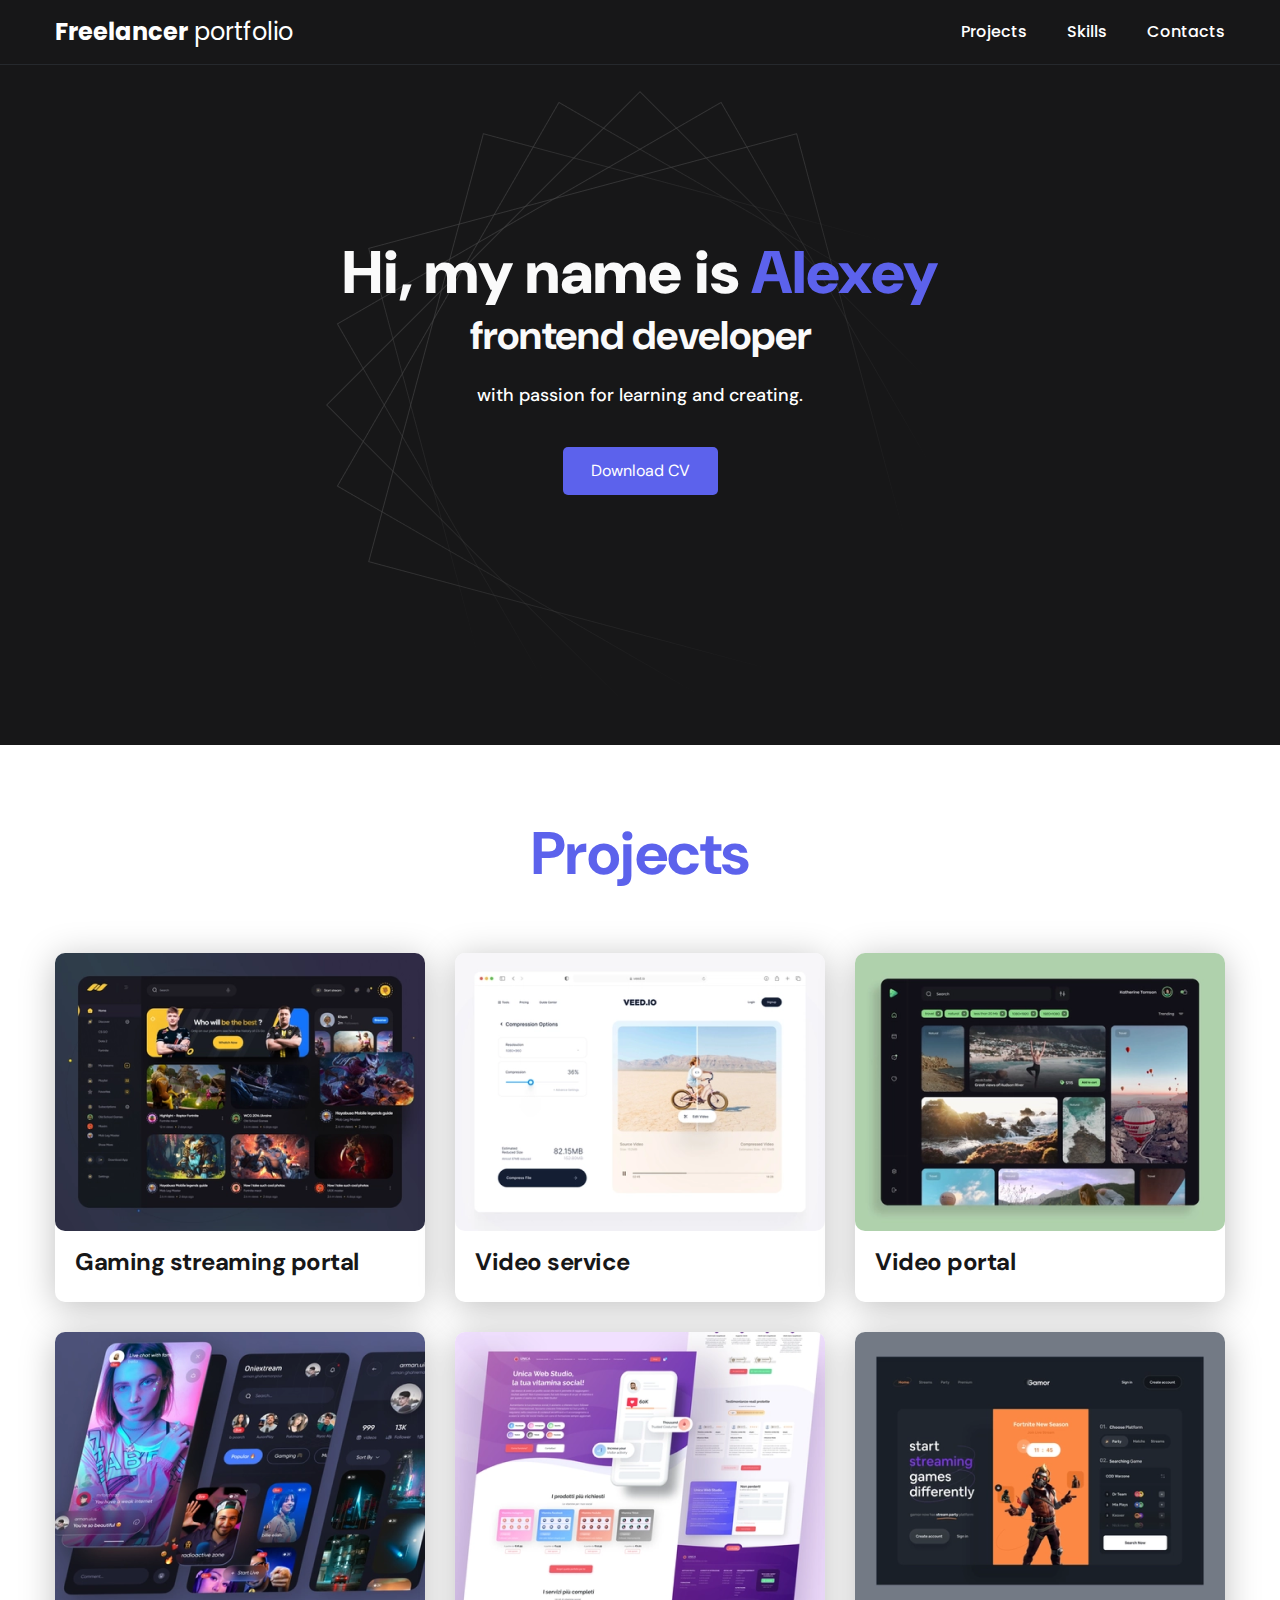
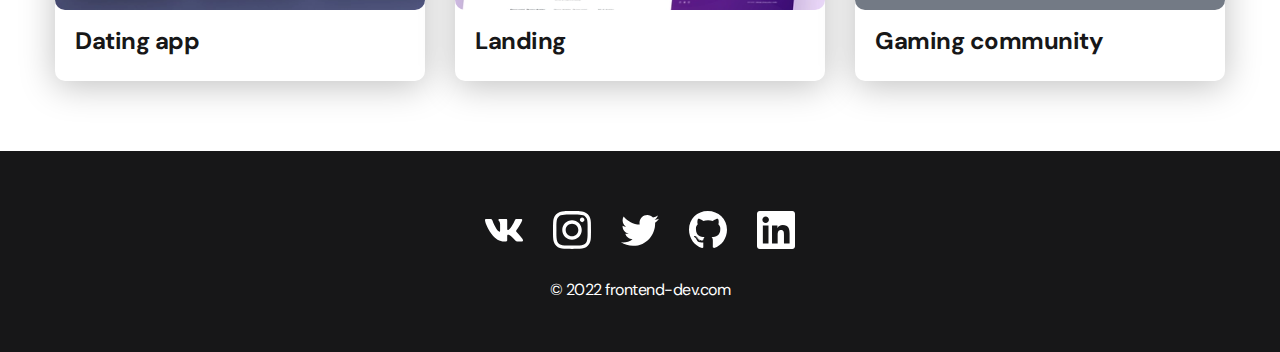
<file: index.html>
<!DOCTYPE html>
<html lang="en">
    <head>
        <meta charset="UTF-8" />
        <meta http-equiv="X-UA-Compatible" content="IE=edge" />
        <meta name="viewport" content="width=device-width, initial-scale=1.0" />
        <link rel="stylesheet" href="css/style.min.css?_v=20230914011249" />
        <link rel="preconnect" href="https://fonts.googleapis.com" />
        <link rel="preconnect" href="https://fonts.gstatic.com" crossorigin />
        <link
            href="https://fonts.googleapis.com/css2?family=DM+Sans:wght@400;500;700&family=Poppins:wght@400;500;700&display=swap&_v=20230914011249"
            rel="stylesheet"
        />
        <title>Главная</title>
    </head>

    <body>
        <nav class="nav">
            <div class="container">
                <div class="nav-row">
                    <a class="nav-logo" href="index.html"
                        ><strong>Freelancer</strong> portfolio</a
                    >
                    <ul class="nav-list">
                        <li class="nav-list__item">
                            <a class="nav-list__link nav-list__link" href="#"
                                >Projects</a
                            >
                        </li>
                        <li class="nav-list__item">
                            <a class="nav-list__link nav-list__link" href="#"
                                >Skills</a
                            >
                        </li>
                        <li class="nav-list__item">
                            <a class="nav-list__link nav-list__link" href="#"
                                >Contacts</a
                            >
                        </li>
                    </ul>
                </div>
            </div>
        </nav>

        <header class="header">
            <div class="header__wrapper">
                <h1 class="header__title">
                    <strong>Hi, my name is <span>Alexey</span></strong
                    ><br />
                    frontend developer
                </h1>
                <p class="header__subtitle">
                    with passion for learning and creating.
                </p>
                <a href="#" class="header__button">Download CV</a>
            </div>
        </header>

        <div class="project">
            <div class="container">
                <h1 class="project__title">Projects</h1>
                <ul class="project__list">
                    <li class="project__list-item">
                        <a class="" href="">
                            <img
                                src="img\gaming_img.png"
                                alt=""
                                class="project__img"
                            />
                            <h3 class="project__subtitle">
                                Gaming streaming portal
                            </h3>
                        </a>
                    </li>
                    <li class="project__list-item">
                        <a
                            class="project__list-item--link"
                            href="Projects.html"
                        >
                            <img
                                src="img/videoservices_img.png"
                                alt=""
                                class="project__img"
                            />
                            <h3 class="project__subtitle">Video service</h3>
                        </a>
                    </li>
                    <li class="project__list-item">
                        <a class="project__list-item--link" href="">
                            <img
                                src="img/videoportal_img.png"
                                alt=""
                                class="project__img"
                            />
                            <h3 class="project__subtitle">Video portal</h3>
                        </a>
                    </li>
                    <li class="project__list-item">
                        <a class="project__list-item--link" href="">
                            <img
                                src="img/dating_img.png"
                                alt=""
                                class="project__img"
                            />
                            <h3 class="project__subtitle">Dating app</h3>
                        </a>
                    </li>
                    <li class="project__list-item">
                        <a class="project__list-item--link" href="">
                            <img
                                src="img/landing_img.png"
                                alt=""
                                class="project__img"
                            />
                            <h3 class="project__subtitle">Landing</h3>
                        </a>
                    </li>
                    <li class="project__list-item">
                        <a class="project__list-item--link" href="">
                            <img
                                src="img/gamingcom_img.png"
                                alt=""
                                class="project__img"
                            />
                            <h3 class="project__subtitle">Gaming community</h3>
                        </a>
                    </li>
                </ul>
            </div>
        </div>

        <footer class="footer">
            <div class="container">
                <ul class="footer__icons">
                    <li class="footer__icons-item">
                        <svg
                            width="38"
                            height="23"
                            viewBox="0 0 38 23"
                            fill="none"
                            xmlns="http://www.w3.org/2000/svg"
                        >
                            <path
                                d="M37.134 1.53079C37.395 0.648998 37.134 0 35.8783 0H31.7233C30.6651 0 30.1784 0.557291 29.9174 1.17807C29.9174 1.17807 27.8011 6.33478 24.8101 9.67853C23.8436 10.645 23.3992 10.9554 22.8701 10.9554C22.6091 10.9554 22.207 10.645 22.207 9.76318V1.53079C22.207 0.472639 21.9107 0 21.036 0H14.5037C13.8406 0 13.4455 0.493803 13.4455 0.952334C13.4455 1.95405 14.9411 2.18684 15.0963 5.00857V11.1317C15.0963 12.472 14.8564 12.7189 14.3273 12.7189C12.9165 12.7189 9.48806 7.54107 7.45642 1.61544C7.04727 0.465586 6.64517 0 5.57997 0H1.42497C0.239847 0 0 0.557291 0 1.17807C0 2.27855 1.41086 7.74565 6.56757 14.9693C10.003 19.9002 14.8423 22.5738 19.2442 22.5738C21.8896 22.5738 22.2141 21.9813 22.2141 20.9584C22.2141 16.2461 21.9742 15.8017 23.3004 15.8017C23.9142 15.8017 24.9723 16.1121 27.4413 18.4894C30.263 21.3111 30.7286 22.5738 32.3088 22.5738H36.4638C37.6489 22.5738 38.2485 21.9813 37.9029 20.8103C37.1128 18.3483 31.7727 13.2833 31.5328 12.9447C30.9191 12.1546 31.0955 11.8019 31.5328 11.0965C31.5399 11.0894 36.6119 3.95042 37.134 1.53079Z"
                                fill="white"
                            />
                        </svg>
                    </li>
                    <li class="footer__icons-item">
                        <svg
                            width="38"
                            height="38"
                            viewBox="0 0 38 38"
                            fill="none"
                            xmlns="http://www.w3.org/2000/svg"
                        >
                            <path
                                d="M19.0042 9.25521C13.6126 9.25521 9.26369 13.6041 9.26369 18.9958C9.26369 24.3874 13.6126 28.7363 19.0042 28.7363C24.3959 28.7363 28.7448 24.3874 28.7448 18.9958C28.7448 13.6041 24.3959 9.25521 19.0042 9.25521ZM19.0042 25.3284C15.52 25.3284 12.6716 22.4885 12.6716 18.9958C12.6716 15.5031 15.5115 12.6631 19.0042 12.6631C22.4969 12.6631 25.3369 15.5031 25.3369 18.9958C25.3369 22.4885 22.4885 25.3284 19.0042 25.3284ZM31.4152 8.85678C31.4152 10.1199 30.3979 11.1287 29.1432 11.1287C27.8801 11.1287 26.8713 10.1114 26.8713 8.85678C26.8713 7.60212 27.8886 6.58483 29.1432 6.58483C30.3979 6.58483 31.4152 7.60212 31.4152 8.85678ZM37.8665 11.1626C37.7224 8.11924 37.0272 5.42342 34.7977 3.20234C32.5766 0.98126 29.8808 0.286113 26.8374 0.133519C23.7007 -0.0445064 14.2993 -0.0445064 11.1626 0.133519C8.12772 0.277635 5.4319 0.972783 3.20234 3.19387C0.972783 5.41495 0.286113 8.11076 0.133519 11.1542C-0.0445064 14.2908 -0.0445064 23.6922 0.133519 26.8289C0.277635 29.8723 0.972783 32.5681 3.20234 34.7892C5.4319 37.0103 8.11924 37.7054 11.1626 37.858C14.2993 38.036 23.7007 38.036 26.8374 37.858C29.8808 37.7139 32.5766 37.0187 34.7977 34.7892C37.0187 32.5681 37.7139 29.8723 37.8665 26.8289C38.0445 23.6922 38.0445 14.2993 37.8665 11.1626ZM33.8143 30.1944C33.153 31.856 31.873 33.1361 30.2029 33.8058C27.7021 34.7977 21.7679 34.5688 19.0042 34.5688C16.2406 34.5688 10.2979 34.7892 7.80558 33.8058C6.144 33.1446 4.86392 31.8645 4.1942 30.1944C3.20234 27.6936 3.43123 21.7594 3.43123 18.9958C3.43123 16.2321 3.21082 10.2895 4.1942 7.7971C4.85544 6.13553 6.13553 4.85544 7.80558 4.18572C10.3064 3.19386 16.2406 3.42275 19.0042 3.42275C21.7679 3.42275 27.7105 3.20234 30.2029 4.18572C31.8645 4.84696 33.1446 6.12705 33.8143 7.7971C34.8061 10.2979 34.5772 16.2321 34.5772 18.9958C34.5772 21.7594 34.8061 27.7021 33.8143 30.1944Z"
                                fill="white"
                            />
                        </svg>
                    </li>
                    <li class="footer__icons-item">
                        <svg
                            width="38"
                            height="31"
                            viewBox="0 0 38 31"
                            fill="none"
                            xmlns="http://www.w3.org/2000/svg"
                        >
                            <path
                                d="M34.094 7.69162C34.1181 8.02917 34.1181 8.36679 34.1181 8.70434C34.1181 19 26.2819 30.863 11.9594 30.863C7.54696 30.863 3.44799 29.585 0 27.3669C0.626928 27.4392 1.22966 27.4633 1.88071 27.4633C5.52153 27.4633 8.87311 26.2336 11.5495 24.1359C8.12565 24.0635 5.25634 21.8211 4.26774 18.7348C4.75002 18.8071 5.23222 18.8553 5.73862 18.8553C6.43783 18.8553 7.13713 18.7589 7.7881 18.5902C4.21957 17.8668 1.54309 14.7323 1.54309 10.9467V10.8503C2.57985 11.429 3.78554 11.7907 5.06337 11.8388C2.96564 10.4403 1.59133 8.05329 1.59133 5.35275C1.59133 3.90607 1.97705 2.57993 2.65222 1.42256C6.486 6.14845 12.2487 9.2347 18.7106 9.57233C18.5901 8.99364 18.5177 8.39091 18.5177 7.7881C18.5177 3.49616 21.9898 0 26.3058 0C28.5482 0 30.5736 0.940355 31.9962 2.4594C33.7563 2.12185 35.4441 1.4708 36.9391 0.578686C36.3604 2.38711 35.1307 3.90615 33.5152 4.87055C35.0825 4.70185 36.6016 4.26774 38 3.66501C36.9393 5.2081 35.613 6.58241 34.094 7.69162Z"
                                fill="white"
                            />
                        </svg>
                    </li>
                    <li class="footer__icons-item">
                        <svg
                            width="38"
                            height="38"
                            viewBox="0 0 38 38"
                            fill="none"
                            xmlns="http://www.w3.org/2000/svg"
                        >
                            <path
                                d="M12.7101 29.8331C12.7101 29.9863 12.5339 30.1089 12.3117 30.1089C12.0589 30.1319 11.8827 30.0093 11.8827 29.8331C11.8827 29.6798 12.0589 29.5573 12.281 29.5573C12.5109 29.5343 12.7101 29.6569 12.7101 29.8331ZM10.3274 29.4883C10.2738 29.6415 10.427 29.8177 10.6569 29.8637C10.856 29.9403 11.0859 29.8637 11.1319 29.7105C11.1778 29.5573 11.0323 29.3811 10.8024 29.3121C10.6032 29.2585 10.381 29.3351 10.3274 29.4883ZM13.7137 29.3581C13.4915 29.4117 13.3383 29.5573 13.3613 29.7335C13.3843 29.8867 13.5835 29.9863 13.8133 29.9327C14.0355 29.879 14.1887 29.7335 14.1657 29.5802C14.1427 29.4347 13.9359 29.3351 13.7137 29.3581ZM18.7548 0C8.12863 0 0 8.06734 0 18.6935C0 27.1899 5.34758 34.4605 12.9859 37.0194C13.9665 37.1956 14.3113 36.5903 14.3113 36.0923C14.3113 35.6173 14.2883 32.9972 14.2883 31.3883C14.2883 31.3883 8.9254 32.5375 7.79919 29.1052C7.79919 29.1052 6.92581 26.8758 5.66935 26.3012C5.66935 26.3012 3.91492 25.0984 5.79194 25.1214C5.79194 25.1214 7.6996 25.2746 8.74919 27.098C10.427 30.0552 13.2387 29.2048 14.3343 28.6992C14.5105 27.4734 15.0085 26.623 15.5601 26.1173C11.2774 25.6423 6.95645 25.0218 6.95645 17.6516C6.95645 15.5448 7.53871 14.4875 8.76452 13.1391C8.56532 12.6411 7.91411 10.5879 8.96371 7.9371C10.5649 7.43911 14.25 10.0056 14.25 10.0056C15.7823 9.57661 17.4294 9.35444 19.0613 9.35444C20.6931 9.35444 22.3403 9.57661 23.8726 10.0056C23.8726 10.0056 27.5577 7.43145 29.1589 7.9371C30.2085 10.5956 29.5573 12.6411 29.3581 13.1391C30.5839 14.4952 31.3347 15.5524 31.3347 17.6516C31.3347 25.0448 26.8222 25.6347 22.5395 26.1173C23.2444 26.7226 23.8419 27.8718 23.8419 29.6722C23.8419 32.254 23.819 35.4488 23.819 36.077C23.819 36.575 24.1714 37.1802 25.1444 37.004C32.8056 34.4605 38 27.1899 38 18.6935C38 8.06734 29.381 0 18.7548 0ZM7.44677 26.4238C7.34718 26.5004 7.37016 26.6766 7.5004 26.8222C7.62298 26.9448 7.79919 26.9984 7.89879 26.8988C7.99839 26.8222 7.9754 26.646 7.84516 26.5004C7.72258 26.3778 7.54637 26.3242 7.44677 26.4238ZM6.61936 25.8032C6.56573 25.9028 6.64234 26.0254 6.79556 26.102C6.91815 26.1786 7.07137 26.1556 7.125 26.0484C7.17863 25.9488 7.10202 25.8262 6.94879 25.7496C6.79556 25.7036 6.67298 25.7266 6.61936 25.8032ZM9.10161 28.5306C8.97903 28.6302 9.025 28.8601 9.20121 29.0056C9.37742 29.1819 9.5996 29.2048 9.69919 29.0823C9.79879 28.9827 9.75282 28.7528 9.5996 28.6073C9.43105 28.431 9.20121 28.4081 9.10161 28.5306ZM8.22823 27.4044C8.10565 27.4811 8.10565 27.6802 8.22823 27.8565C8.35081 28.0327 8.55766 28.1093 8.65726 28.0327C8.77984 27.9331 8.77984 27.7339 8.65726 27.5577C8.55 27.3815 8.35081 27.3048 8.22823 27.4044Z"
                                fill="white"
                            />
                        </svg>
                    </li>
                    <li class="footer__icons-item">
                        <svg
                            width="38"
                            height="38"
                            viewBox="0 0 38 38"
                            fill="none"
                            xmlns="http://www.w3.org/2000/svg"
                        >
                            <path
                                d="M35.2857 0H2.7058C1.21295 0 0 1.22991 0 2.73973V35.2603C0 36.7701 1.21295 38 2.7058 38H35.2857C36.7786 38 38 36.7701 38 35.2603V2.73973C38 1.22991 36.7786 0 35.2857 0ZM11.4848 32.5714H5.85268V14.4366H11.4933V32.5714H11.4848ZM8.66875 11.9598C6.86205 11.9598 5.40312 10.4924 5.40312 8.6942C5.40312 6.89598 6.86205 5.42857 8.66875 5.42857C10.467 5.42857 11.9344 6.89598 11.9344 8.6942C11.9344 10.5009 10.4754 11.9598 8.66875 11.9598ZM32.5969 32.5714H26.9647V23.75C26.9647 21.6464 26.9223 18.9406 24.0384 18.9406C21.1036 18.9406 20.654 21.2308 20.654 23.5973V32.5714H15.0219V14.4366H20.425V16.9134H20.5013C21.2562 15.4884 23.0969 13.9871 25.8366 13.9871C31.5366 13.9871 32.5969 17.7446 32.5969 22.6304V32.5714Z"
                                fill="white"
                            />
                        </svg>
                    </li>
                </ul>
                <p class="footer__subtitle">© 2022 frontend-dev.com</p>
            </div>
        </footer>

        <script src="js/app.min.js?_v=20230914011249"></script>
    </body>
</html>
</file>
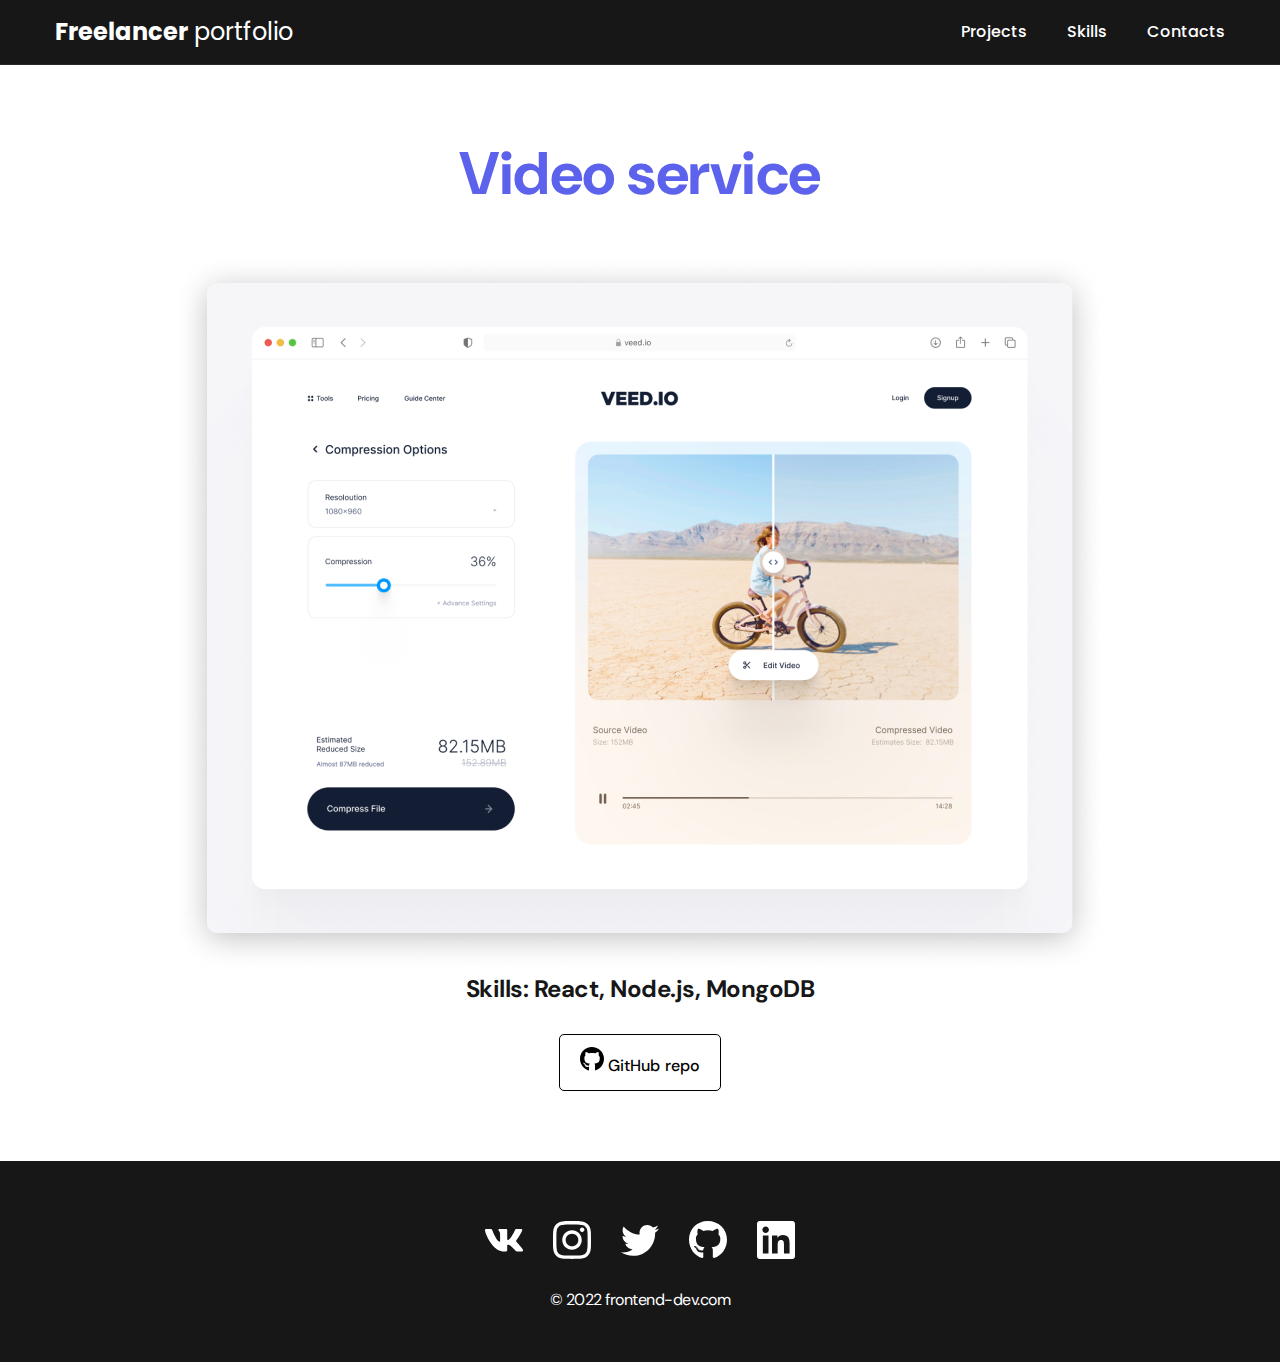
<file: Projects.html>
<!DOCTYPE html>
<html lang="en">
    <head>
  <meta charset="UTF-8" />
  <meta http-equiv="X-UA-Compatible" content="IE=edge" />
  <meta name="viewport" content="width=device-width, initial-scale=1.0" />
  <link rel="stylesheet" href="css/style.min.css?_v=20230914011249" />
  <link rel="preconnect" href="https://fonts.googleapis.com" />
  <link rel="preconnect" href="https://fonts.gstatic.com" crossorigin />
  <link
    href="https://fonts.googleapis.com/css2?family=DM+Sans:wght@400;500;700&family=Poppins:wght@400;500;700&display=swap&_v=20230914011249"
    rel="stylesheet"
  />
  <title>Проекты</title>
</head>

    <body>
        <nav class="nav">
    <div class="container">
        <div class="nav-row">
            <a class="nav-logo" href="./../index.html"
                ><strong>Freelancer</strong> portfolio</a
            >
            <ul class="nav-list">
                <li class="nav-list__item">
                    <a class="nav-list__link nav-list__link" href="#"
                        >Projects</a
                    >
                </li>
                <li class="nav-list__item">
                    <a class="nav-list__link nav-list__link" href="#">Skills</a>
                </li>
                <li class="nav-list__item">
                    <a class="nav-list__link nav-list__link" href="#"
                        >Contacts</a
                    >
                </li>
            </ul>
        </div>
    </div>
</nav>

        <div class="section__project">
            <div class="container">
                <h1 class="project-sait__project__title">Video service</h1>
                <img
                    class="project-sait__project__img"
                    src="img/img_project.png"
                    alt=""
                />
                <p class="project-sait__project__subtitle">
                    Skills: React, Node.js, MongoDB
                </p>
                <a class="project-sait__project__button" href="">
                    <svg
                        width="24"
                        height="24"
                        viewBox="0 0 24 24"
                        fill="none"
                        xmlns="http://www.w3.org/2000/svg"
                    >
                        <path
                            d="M8.02742 18.8419C8.02742 18.9387 7.91613 19.0161 7.77581 19.0161C7.61613 19.0306 7.50484 18.9532 7.50484 18.8419C7.50484 18.7452 7.61613 18.6677 7.75645 18.6677C7.90161 18.6532 8.02742 18.7306 8.02742 18.8419ZM6.52258 18.6242C6.48871 18.721 6.58548 18.8323 6.73065 18.8613C6.85645 18.9097 7.00161 18.8613 7.03064 18.7645C7.05968 18.6677 6.96774 18.5565 6.82258 18.5129C6.69677 18.479 6.55645 18.5274 6.52258 18.6242ZM8.66129 18.5419C8.52097 18.5758 8.42419 18.6677 8.43871 18.779C8.45323 18.8758 8.57903 18.9387 8.72419 18.9048C8.86452 18.871 8.96129 18.779 8.94677 18.6823C8.93226 18.5903 8.80161 18.5274 8.66129 18.5419ZM11.8452 0C5.13387 0 0 5.09516 0 11.8065C0 17.1726 3.37742 21.7645 8.20161 23.3806C8.82097 23.4919 9.03871 23.1097 9.03871 22.7952C9.03871 22.4952 9.02419 20.8403 9.02419 19.8242C9.02419 19.8242 5.6371 20.55 4.92581 18.3823C4.92581 18.3823 4.37419 16.9742 3.58065 16.6113C3.58065 16.6113 2.47258 15.8516 3.65806 15.8661C3.65806 15.8661 4.8629 15.9629 5.52581 17.1145C6.58548 18.9823 8.36129 18.4452 9.05323 18.1258C9.16452 17.3516 9.47903 16.8145 9.82742 16.4952C7.12258 16.1952 4.39355 15.8032 4.39355 11.1484C4.39355 9.81774 4.76129 9.15 5.53548 8.29839C5.40968 7.98387 4.99839 6.6871 5.66129 5.0129C6.67258 4.69839 9 6.31936 9 6.31936C9.96774 6.04839 11.0081 5.90806 12.0387 5.90806C13.0694 5.90806 14.1097 6.04839 15.0774 6.31936C15.0774 6.31936 17.4048 4.69355 18.4161 5.0129C19.079 6.69194 18.6677 7.98387 18.5419 8.29839C19.3161 9.15484 19.7903 9.82258 19.7903 11.1484C19.7903 15.8177 16.9403 16.1903 14.2355 16.4952C14.6806 16.8774 15.0581 17.6032 15.0581 18.7403C15.0581 20.371 15.0435 22.3887 15.0435 22.7855C15.0435 23.1 15.2661 23.4823 15.8806 23.371C20.7194 21.7645 24 17.1726 24 11.8065C24 5.09516 18.5565 0 11.8452 0ZM4.70323 16.6887C4.64032 16.7371 4.65484 16.8484 4.7371 16.9403C4.81452 17.0177 4.92581 17.0516 4.98871 16.9887C5.05161 16.9403 5.0371 16.829 4.95484 16.7371C4.87742 16.6597 4.76613 16.6258 4.70323 16.6887ZM4.18064 16.2968C4.14677 16.3597 4.19516 16.4371 4.29194 16.4855C4.36935 16.5339 4.46613 16.5194 4.5 16.4516C4.53387 16.3887 4.48548 16.3113 4.38871 16.2629C4.29194 16.2339 4.21452 16.2484 4.18064 16.2968ZM5.74839 18.0194C5.67097 18.0823 5.7 18.2274 5.81129 18.3194C5.92258 18.4306 6.0629 18.4452 6.12581 18.3677C6.18871 18.3048 6.15968 18.1597 6.0629 18.0677C5.95645 17.9565 5.81129 17.9419 5.74839 18.0194ZM5.19677 17.3081C5.11935 17.3565 5.11935 17.4823 5.19677 17.5935C5.27419 17.7048 5.40484 17.7532 5.46774 17.7048C5.54516 17.6419 5.54516 17.5161 5.46774 17.4048C5.4 17.2935 5.27419 17.2452 5.19677 17.3081Z"
                            fill="black"
                        />
                    </svg>
                    GitHub repo
                </a>
            </div>
        </div>
        <footer class="footer">
    <div class="container">
        <ul class="footer__icons">
            <li class="footer__icons-item">
                <svg width="38" height="23" viewBox="0 0 38 23" fill="none" xmlns="http://www.w3.org/2000/svg">
                    <path d="M37.134 1.53079C37.395 0.648998 37.134 0 35.8783 0H31.7233C30.6651 0 30.1784 0.557291 29.9174 1.17807C29.9174 1.17807 27.8011 6.33478 24.8101 9.67853C23.8436 10.645 23.3992 10.9554 22.8701 10.9554C22.6091 10.9554 22.207 10.645 22.207 9.76318V1.53079C22.207 0.472639 21.9107 0 21.036 0H14.5037C13.8406 0 13.4455 0.493803 13.4455 0.952334C13.4455 1.95405 14.9411 2.18684 15.0963 5.00857V11.1317C15.0963 12.472 14.8564 12.7189 14.3273 12.7189C12.9165 12.7189 9.48806 7.54107 7.45642 1.61544C7.04727 0.465586 6.64517 0 5.57997 0H1.42497C0.239847 0 0 0.557291 0 1.17807C0 2.27855 1.41086 7.74565 6.56757 14.9693C10.003 19.9002 14.8423 22.5738 19.2442 22.5738C21.8896 22.5738 22.2141 21.9813 22.2141 20.9584C22.2141 16.2461 21.9742 15.8017 23.3004 15.8017C23.9142 15.8017 24.9723 16.1121 27.4413 18.4894C30.263 21.3111 30.7286 22.5738 32.3088 22.5738H36.4638C37.6489 22.5738 38.2485 21.9813 37.9029 20.8103C37.1128 18.3483 31.7727 13.2833 31.5328 12.9447C30.9191 12.1546 31.0955 11.8019 31.5328 11.0965C31.5399 11.0894 36.6119 3.95042 37.134 1.53079Z" fill="white"/>
                    </svg>                    
            </li>
            <li class="footer__icons-item">
                <svg width="38" height="38" viewBox="0 0 38 38" fill="none" xmlns="http://www.w3.org/2000/svg">
                    <path d="M19.0042 9.25521C13.6126 9.25521 9.26369 13.6041 9.26369 18.9958C9.26369 24.3874 13.6126 28.7363 19.0042 28.7363C24.3959 28.7363 28.7448 24.3874 28.7448 18.9958C28.7448 13.6041 24.3959 9.25521 19.0042 9.25521ZM19.0042 25.3284C15.52 25.3284 12.6716 22.4885 12.6716 18.9958C12.6716 15.5031 15.5115 12.6631 19.0042 12.6631C22.4969 12.6631 25.3369 15.5031 25.3369 18.9958C25.3369 22.4885 22.4885 25.3284 19.0042 25.3284ZM31.4152 8.85678C31.4152 10.1199 30.3979 11.1287 29.1432 11.1287C27.8801 11.1287 26.8713 10.1114 26.8713 8.85678C26.8713 7.60212 27.8886 6.58483 29.1432 6.58483C30.3979 6.58483 31.4152 7.60212 31.4152 8.85678ZM37.8665 11.1626C37.7224 8.11924 37.0272 5.42342 34.7977 3.20234C32.5766 0.98126 29.8808 0.286113 26.8374 0.133519C23.7007 -0.0445064 14.2993 -0.0445064 11.1626 0.133519C8.12772 0.277635 5.4319 0.972783 3.20234 3.19387C0.972783 5.41495 0.286113 8.11076 0.133519 11.1542C-0.0445064 14.2908 -0.0445064 23.6922 0.133519 26.8289C0.277635 29.8723 0.972783 32.5681 3.20234 34.7892C5.4319 37.0103 8.11924 37.7054 11.1626 37.858C14.2993 38.036 23.7007 38.036 26.8374 37.858C29.8808 37.7139 32.5766 37.0187 34.7977 34.7892C37.0187 32.5681 37.7139 29.8723 37.8665 26.8289C38.0445 23.6922 38.0445 14.2993 37.8665 11.1626ZM33.8143 30.1944C33.153 31.856 31.873 33.1361 30.2029 33.8058C27.7021 34.7977 21.7679 34.5688 19.0042 34.5688C16.2406 34.5688 10.2979 34.7892 7.80558 33.8058C6.144 33.1446 4.86392 31.8645 4.1942 30.1944C3.20234 27.6936 3.43123 21.7594 3.43123 18.9958C3.43123 16.2321 3.21082 10.2895 4.1942 7.7971C4.85544 6.13553 6.13553 4.85544 7.80558 4.18572C10.3064 3.19386 16.2406 3.42275 19.0042 3.42275C21.7679 3.42275 27.7105 3.20234 30.2029 4.18572C31.8645 4.84696 33.1446 6.12705 33.8143 7.7971C34.8061 10.2979 34.5772 16.2321 34.5772 18.9958C34.5772 21.7594 34.8061 27.7021 33.8143 30.1944Z" fill="white"/>
                    </svg>                   
            </li>
            <li class="footer__icons-item">
                <svg width="38" height="31" viewBox="0 0 38 31" fill="none" xmlns="http://www.w3.org/2000/svg">
                    <path d="M34.094 7.69162C34.1181 8.02917 34.1181 8.36679 34.1181 8.70434C34.1181 19 26.2819 30.863 11.9594 30.863C7.54696 30.863 3.44799 29.585 0 27.3669C0.626928 27.4392 1.22966 27.4633 1.88071 27.4633C5.52153 27.4633 8.87311 26.2336 11.5495 24.1359C8.12565 24.0635 5.25634 21.8211 4.26774 18.7348C4.75002 18.8071 5.23222 18.8553 5.73862 18.8553C6.43783 18.8553 7.13713 18.7589 7.7881 18.5902C4.21957 17.8668 1.54309 14.7323 1.54309 10.9467V10.8503C2.57985 11.429 3.78554 11.7907 5.06337 11.8388C2.96564 10.4403 1.59133 8.05329 1.59133 5.35275C1.59133 3.90607 1.97705 2.57993 2.65222 1.42256C6.486 6.14845 12.2487 9.2347 18.7106 9.57233C18.5901 8.99364 18.5177 8.39091 18.5177 7.7881C18.5177 3.49616 21.9898 0 26.3058 0C28.5482 0 30.5736 0.940355 31.9962 2.4594C33.7563 2.12185 35.4441 1.4708 36.9391 0.578686C36.3604 2.38711 35.1307 3.90615 33.5152 4.87055C35.0825 4.70185 36.6016 4.26774 38 3.66501C36.9393 5.2081 35.613 6.58241 34.094 7.69162Z" fill="white"/>
                    </svg>                                        
            </li>
            <li class="footer__icons-item">
                <svg width="38" height="38" viewBox="0 0 38 38" fill="none" xmlns="http://www.w3.org/2000/svg">
                    <path d="M12.7101 29.8331C12.7101 29.9863 12.5339 30.1089 12.3117 30.1089C12.0589 30.1319 11.8827 30.0093 11.8827 29.8331C11.8827 29.6798 12.0589 29.5573 12.281 29.5573C12.5109 29.5343 12.7101 29.6569 12.7101 29.8331ZM10.3274 29.4883C10.2738 29.6415 10.427 29.8177 10.6569 29.8637C10.856 29.9403 11.0859 29.8637 11.1319 29.7105C11.1778 29.5573 11.0323 29.3811 10.8024 29.3121C10.6032 29.2585 10.381 29.3351 10.3274 29.4883ZM13.7137 29.3581C13.4915 29.4117 13.3383 29.5573 13.3613 29.7335C13.3843 29.8867 13.5835 29.9863 13.8133 29.9327C14.0355 29.879 14.1887 29.7335 14.1657 29.5802C14.1427 29.4347 13.9359 29.3351 13.7137 29.3581ZM18.7548 0C8.12863 0 0 8.06734 0 18.6935C0 27.1899 5.34758 34.4605 12.9859 37.0194C13.9665 37.1956 14.3113 36.5903 14.3113 36.0923C14.3113 35.6173 14.2883 32.9972 14.2883 31.3883C14.2883 31.3883 8.9254 32.5375 7.79919 29.1052C7.79919 29.1052 6.92581 26.8758 5.66935 26.3012C5.66935 26.3012 3.91492 25.0984 5.79194 25.1214C5.79194 25.1214 7.6996 25.2746 8.74919 27.098C10.427 30.0552 13.2387 29.2048 14.3343 28.6992C14.5105 27.4734 15.0085 26.623 15.5601 26.1173C11.2774 25.6423 6.95645 25.0218 6.95645 17.6516C6.95645 15.5448 7.53871 14.4875 8.76452 13.1391C8.56532 12.6411 7.91411 10.5879 8.96371 7.9371C10.5649 7.43911 14.25 10.0056 14.25 10.0056C15.7823 9.57661 17.4294 9.35444 19.0613 9.35444C20.6931 9.35444 22.3403 9.57661 23.8726 10.0056C23.8726 10.0056 27.5577 7.43145 29.1589 7.9371C30.2085 10.5956 29.5573 12.6411 29.3581 13.1391C30.5839 14.4952 31.3347 15.5524 31.3347 17.6516C31.3347 25.0448 26.8222 25.6347 22.5395 26.1173C23.2444 26.7226 23.8419 27.8718 23.8419 29.6722C23.8419 32.254 23.819 35.4488 23.819 36.077C23.819 36.575 24.1714 37.1802 25.1444 37.004C32.8056 34.4605 38 27.1899 38 18.6935C38 8.06734 29.381 0 18.7548 0ZM7.44677 26.4238C7.34718 26.5004 7.37016 26.6766 7.5004 26.8222C7.62298 26.9448 7.79919 26.9984 7.89879 26.8988C7.99839 26.8222 7.9754 26.646 7.84516 26.5004C7.72258 26.3778 7.54637 26.3242 7.44677 26.4238ZM6.61936 25.8032C6.56573 25.9028 6.64234 26.0254 6.79556 26.102C6.91815 26.1786 7.07137 26.1556 7.125 26.0484C7.17863 25.9488 7.10202 25.8262 6.94879 25.7496C6.79556 25.7036 6.67298 25.7266 6.61936 25.8032ZM9.10161 28.5306C8.97903 28.6302 9.025 28.8601 9.20121 29.0056C9.37742 29.1819 9.5996 29.2048 9.69919 29.0823C9.79879 28.9827 9.75282 28.7528 9.5996 28.6073C9.43105 28.431 9.20121 28.4081 9.10161 28.5306ZM8.22823 27.4044C8.10565 27.4811 8.10565 27.6802 8.22823 27.8565C8.35081 28.0327 8.55766 28.1093 8.65726 28.0327C8.77984 27.9331 8.77984 27.7339 8.65726 27.5577C8.55 27.3815 8.35081 27.3048 8.22823 27.4044Z" fill="white"/>
                    </svg>                                       
            </li>
            <li class="footer__icons-item">
                <svg width="38" height="38" viewBox="0 0 38 38" fill="none" xmlns="http://www.w3.org/2000/svg">
                    <path d="M35.2857 0H2.7058C1.21295 0 0 1.22991 0 2.73973V35.2603C0 36.7701 1.21295 38 2.7058 38H35.2857C36.7786 38 38 36.7701 38 35.2603V2.73973C38 1.22991 36.7786 0 35.2857 0ZM11.4848 32.5714H5.85268V14.4366H11.4933V32.5714H11.4848ZM8.66875 11.9598C6.86205 11.9598 5.40312 10.4924 5.40312 8.6942C5.40312 6.89598 6.86205 5.42857 8.66875 5.42857C10.467 5.42857 11.9344 6.89598 11.9344 8.6942C11.9344 10.5009 10.4754 11.9598 8.66875 11.9598ZM32.5969 32.5714H26.9647V23.75C26.9647 21.6464 26.9223 18.9406 24.0384 18.9406C21.1036 18.9406 20.654 21.2308 20.654 23.5973V32.5714H15.0219V14.4366H20.425V16.9134H20.5013C21.2562 15.4884 23.0969 13.9871 25.8366 13.9871C31.5366 13.9871 32.5969 17.7446 32.5969 22.6304V32.5714Z" fill="white"/>
                    </svg>                                     
            </li>
        </ul>
        <p class="footer__subtitle">© 2022 frontend-dev.com</p>
    </div>
</footer>

        <script src="js/app.min.js?_v=20230914011249"></script>
    </body>
</html>
</file>
<file: css/style.min.css>
@font-face{font-family:Montserrat;font-display:swap;src:url(../fonts/Montserrat-Bold.woff2) format("woff2"),url(../fonts/Montserrat-Bold.woff) format("woff");font-weight:700;font-style:normal}@font-face{font-family:Montserrat;font-display:swap;src:url(../fonts/Montserrat-ExtraBold.woff2) format("woff2"),url(../fonts/Montserrat-ExtraBold.woff) format("woff");font-weight:800;font-style:normal}@font-face{font-family:Montserrat;font-display:swap;src:url(../fonts/Montserrat-Regular.woff2) format("woff2"),url(../fonts/Montserrat-Regular.woff) format("woff");font-weight:400;font-style:normal}.forexample{background-color:red}body,html{height:100%;font-family:"DM Sans",sans-serif;-letter-spacing:-.5px}:root{--white:#ffffff;--black:#171718;--purple:#5c62ec}.wrapper{display:-webkit-box;display:-ms-flexbox;display:flex;-webkit-box-orient:vertical;-webkit-box-direction:normal;-ms-flex-direction:column;flex-direction:column;min-height:100%}.container{max-width:1200px;margin:0 auto;padding:0 15px}.footer{background:var(--black);-webkit-box-flex:0;-ms-flex:0 0 auto;flex:0 0 auto}*{padding:0;margin:0;border:0}*,::after,::before{-webkit-box-sizing:border-box;box-sizing:border-box}:active,:focus{outline:0}a:active,a:focus{outline:0}aside,footer,header,nav{display:block}body,html{width:100%;font-size:100%;line-height:1;font-size:14px;-ms-text-size-adjust:100%;-moz-text-size-adjust:100%;-webkit-text-size-adjust:100%}button,input,textarea{font-family:inherit}input::-ms-clear{display:none}button{cursor:pointer}button::-moz-focus-inner{padding:0;border:0}a,a:visited{text-decoration:none}a:hover{text-decoration:none}ul li{list-style:none}img{vertical-align:top}h1,h2,h3,h4,h5,h6{font-size:inherit;font-weight:400}@supports (font-variation-settings:wght 400){h1,h2,h3,h4,h5,h6{font-variation-settings:"wght" 400}}.nav{padding:20px 0;border-bottom:1px solid #26292d;background-color:#171718;color:#fff;letter-spacing:normal}.nav-row{display:-webkit-box;display:-ms-flexbox;display:flex;-webkit-box-pack:justify;-ms-flex-pack:justify;justify-content:space-between;-webkit-box-align:center;-ms-flex-align:center;align-items:center;-webkit-column-gap:40px;-moz-column-gap:40px;column-gap:40px;row-gap:20px;-ms-flex-wrap:wrap;flex-wrap:wrap}.nav-logo{font-family:Poppins;font-style:normal;font-size:24px;line-height:100%;color:var(--white)}.nav-logo strong{font-weight:700}.nav-list{display:-webkit-box;display:-ms-flexbox;display:flex;-webkit-box-align:center;-ms-flex-align:center;align-items:center;-webkit-column-gap:40px;-moz-column-gap:40px;column-gap:40px;font-family:Poppins;font-style:normal;font-weight:500;font-size:16px;line-height:24px}.nav-list__link{color:#fff}.nav-list__link--active{position:relative}.nav-list__link--active::before{content:"";position:absolute;left:0;top:100%;display:block;height:3px;width:100%;background-color:#5c62ec}.header{display:-webkit-box;display:-ms-flexbox;display:flex;-webkit-box-pack:center;-ms-flex-pack:center;justify-content:center;-webkit-box-align:center;-ms-flex-align:center;align-items:center;background-color:#171718;background-image:url(../img/Abstract.png);background-repeat:no-repeat;background-size:auto;background-position:center center;color:var(--white);text-align:center}.header__wrapper{padding:180px 0 250px}.header__title{font-family:"DM Sans";font-style:normal;font-weight:700;font-size:40px;line-height:140%;text-align:center;color:#fafafa}.header__title strong{font-size:60px}.header__title span{color:#5c62ec}.header__subtitle{padding:20px 0 40px;font-family:"DM Sans";font-style:normal;font-weight:500;font-size:18px;line-height:24px;text-align:center;color:var(--white)}.header__button{display:inline-block;height:48px;padding:12px 28px;background:var(--purple);border-radius:5px;font-family:"DM Sans";font-style:normal;font-weight:400;font-size:16px;line-height:24px;-webkit-transition:opacity .2s ease-in;-o-transition:opacity .2s ease-in;transition:opacity .2s ease-in;text-align:center;color:var(--white)}.header__button:hover{opacity:.8}.header__button:active{position:relative;top:1px}.project{padding:70px 0}.project__title{margin-bottom:60px;font-family:"DM Sans";font-style:normal;font-weight:700;font-size:60px;line-height:130%;text-align:center;letter-spacing:-.5px;color:var(--purple)}.project__list{display:-webkit-box;display:-ms-flexbox;display:flex;-ms-flex-wrap:wrap;flex-wrap:wrap;-webkit-column-gap:30px;-moz-column-gap:30px;column-gap:30px;row-gap:30px}.project__list-item{max-width:370px;background-color:var(--white);-webkit-box-shadow:0 5px 35px rgba(0,0,0,.25);box-shadow:0 5px 35px rgba(0,0,0,.25);border-radius:10px}.project__img{border-radius:10px}.project__subtitle{padding:15px 20px 25px;font-family:"DM Sans";font-style:normal;font-weight:700;font-size:24px;line-height:130%;letter-spacing:-.5px;color:var(--black)}.section__project{display:-webkit-box;display:-ms-flexbox;display:flex;-webkit-box-pack:center;-ms-flex-pack:center;justify-content:center;-webkit-box-align:center;-ms-flex-align:center;align-items:center;text-align:center}.project-sait__project__title{padding:70px 0 40px;font-family:"DM Sans";font-style:normal;font-weight:700;font-size:60px;line-height:130%;text-align:center;letter-spacing:-.5px;color:var(--purple)}.project-sait__project__subtitle{margin-bottom:30px;font-family:"DM Sans";font-style:normal;font-weight:700;font-size:24px;line-height:130%;text-align:center;letter-spacing:-.5px;color:var(--black)}.project-sait__project__button{display:inline-block;margin-bottom:70px;padding:12px 20px;border:1px solid #000;border-radius:5px;font-family:"DM Sans";font-style:normal;font-weight:500;font-size:16px;line-height:24px;text-align:center;letter-spacing:.15px;color:#000}.footer__icons{padding:60px 0 27px;display:-webkit-box;display:-ms-flexbox;display:flex;-webkit-box-pack:center;-ms-flex-pack:center;justify-content:center;-webkit-box-align:center;-ms-flex-align:center;align-items:center;gap:30px}.footer__subtitle{padding-bottom:50px;font-family:"DM Sans";font-style:normal;font-weight:400;font-size:16px;line-height:150%;text-align:center;letter-spacing:-.5px;color:var(--white)}.header{background-image:url(../img/Abstract.webp)}@media (hover:hover) and (pointer:fine){.forexample:hover{background-color:#000}}
</file>
